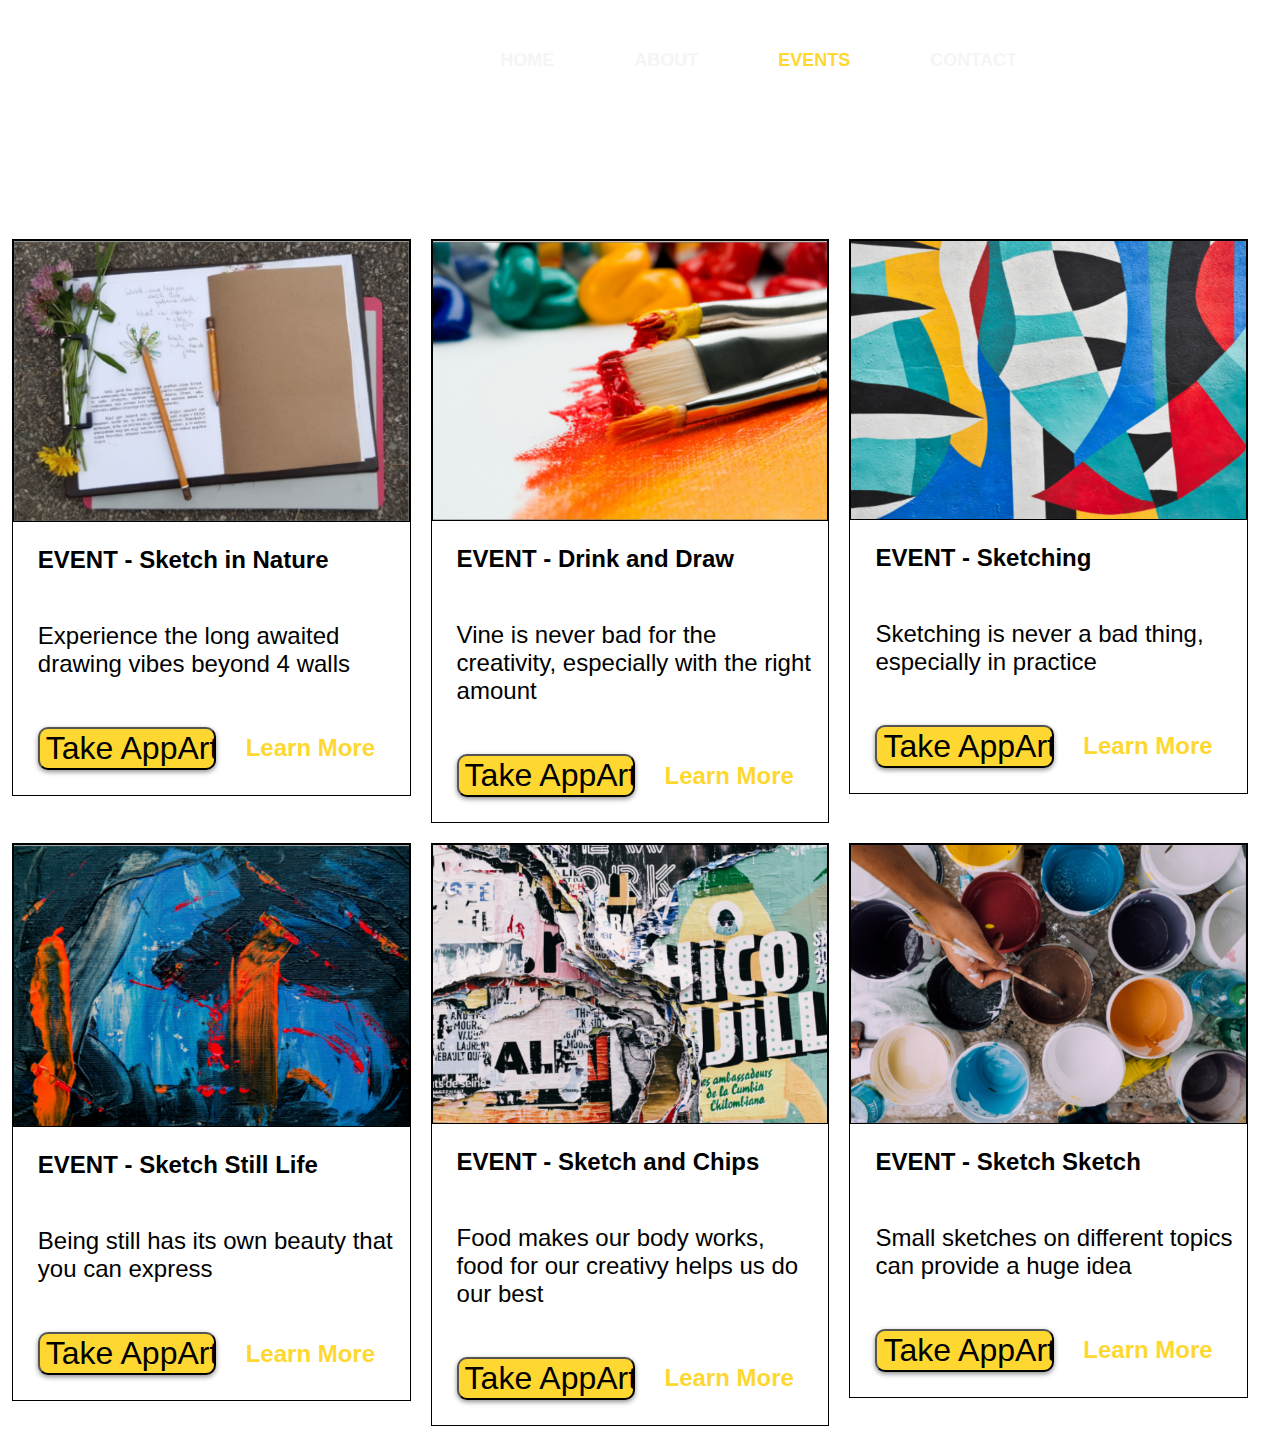
<file: events.html>
<!DOCTYPE html>
<html lang="en">
<head>
    <meta charset="UTF-8">
    <meta http-equiv="X-UA-Compatible" content="IE=edge">
    <meta name="viewport" content="width=device-width, initial-scale=1.0">
    <link rel="stylesheet" href="styles/global.css">
    <link rel="stylesheet" href="styles/events.css">
    <link rel="stylesheet" href="styles/mobile.css">
    <link rel="preconnect" href="https://fonts.googleapis.com">
    <link rel="preconnect" href="https://fonts.gstatic.com" crossorigin>
    <link href="https://fonts.googleapis.com/css2?family=Poppins:wght@300&display=swap" rel="stylesheet">  
    <link href="https://fonts.googleapis.com/icon?family=Material+Icons"
    rel="stylesheet">
    <title>AppArt - Events</title>
</head>
<body>
    <section id="intro-section">
        <img id="logo" src="materials/Group 616.svg">
        <a id="switch"><span class="material-icons">menu</span></a>
        <nav>
            <a href="index.html">Home</a>
            <a href="">About</a>
            <a href="events.html">Events</a>
            <a href="">Contact</a>
            <a href="profile.html">Sign In</a>
        </nav> 
        <h1>Explore the events!</h1>
        <div id="event-container">

        </div>
    </section>
</body>
</html>
<script src="scripts/index.js"></script>
<script src="scripts/events.js"></script>
<script src="scripts/user.js"></script>
</file>
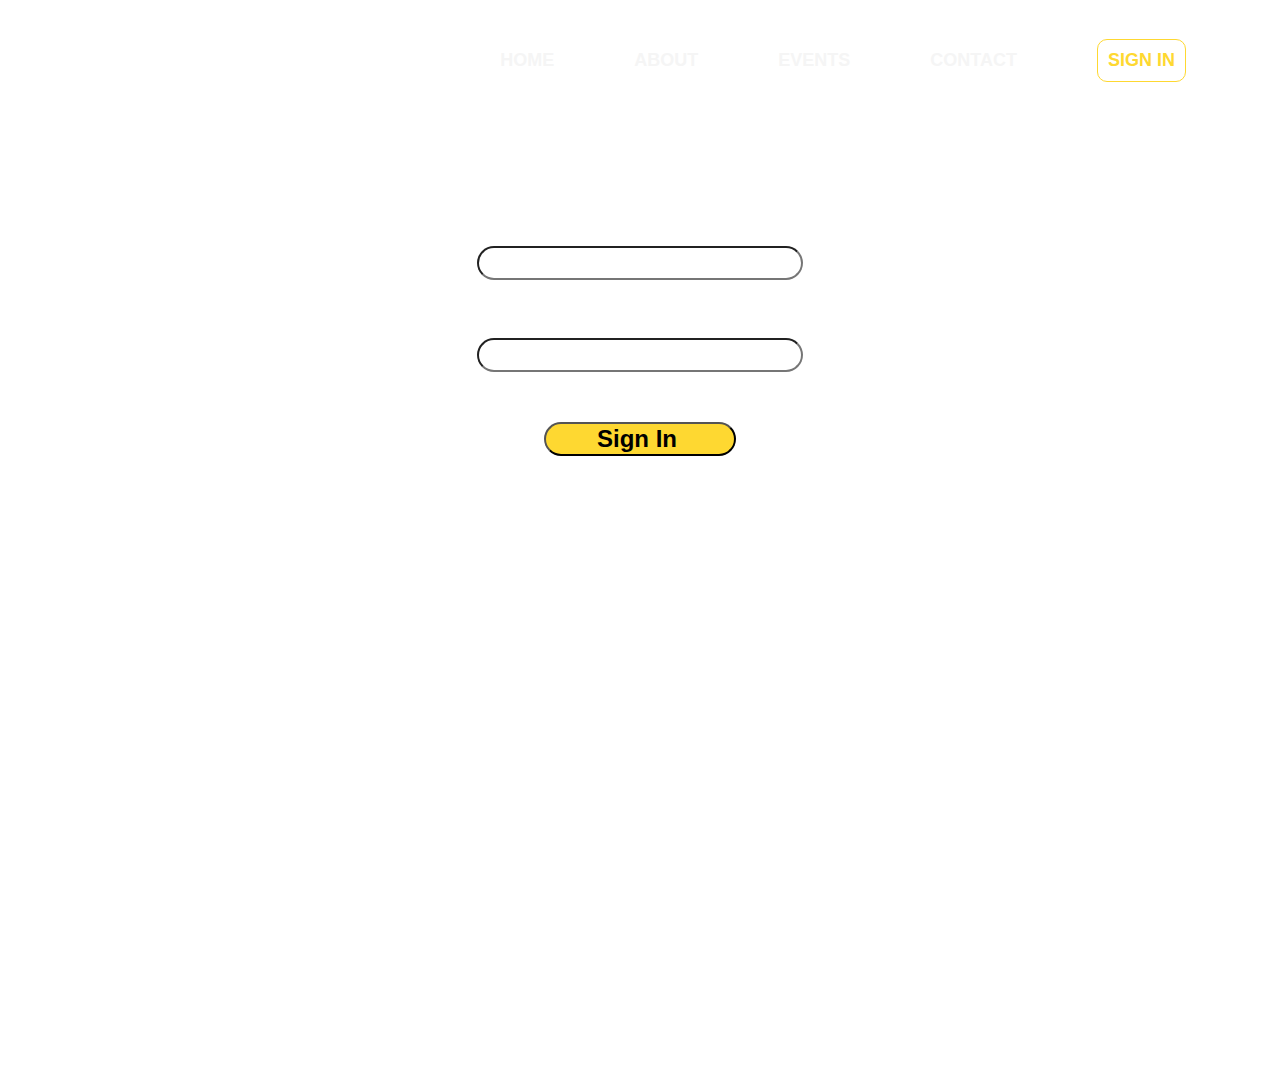
<file: profile.html>
<!DOCTYPE html>
<html lang="en">
<head>
    <meta charset="UTF-8">
    <meta http-equiv="X-UA-Compatible" content="IE=edge">
    <meta name="viewport" content="width=device-width, initial-scale=1.0">
    <link rel="stylesheet" href="styles/global.css">
    <link rel="stylesheet" href="styles/profile.css">
    <link rel="stylesheet" href="styles/mobile.css">
    <link rel="preconnect" href="https://fonts.googleapis.com">
    <link rel="preconnect" href="https://fonts.gstatic.com" crossorigin>
    <link href="https://fonts.googleapis.com/css2?family=Poppins:wght@300&display=swap" rel="stylesheet">
    <link href="https://fonts.googleapis.com/icon?family=Material+Icons"
      rel="stylesheet">  
    <title>AppArt - Profile</title>
</head>
<body>
    <section id="user-form">
        <img id="logo" src="materials/Group 616.svg">
        <a id="switch"><span class="material-icons">menu</span></a>
        <nav>
            <a href="index.html">Home</a>
            <a href="">About</a>
            <a href="events.html">Events</a>
            <a href="">Contact</a>
            <a href="profile.html">Sign In</a>
        </nav> 
        <h2 id="form-title">Sign In</h2>
        <form id="sign-in-form">
            <label for="username">Username</label>
            <input type="text" placeholder="" name="username" autocomplete="disabled">
            <label for="password">Password</label>
            <input type="password" placeholder="" name="password">
            <input id="sign-in-button" type="button" value="Sign In">
        </form>
        <form id="registration-form">
            <label for="username">Username</label>
            <input type="text" placeholder="" name="username" autocomplete="disabled">

            <label for="email">Email</label>
            <input type="email" placeholder="" name="email" autocomplete="disabled">

            <span>Interests</span>
            <div>
                <label for="artist">Artist</label>
                <input type="checkbox" id="artist" value="artist">
                <label for="photographer">Photographer</label>
                <input type="checkbox" id="photographer" value="photographer">
            </div>

            <label for="password">Password</label>
            <input type="password" placeholder="" name="password">
            <label for="confirm-password">Confirm Password</label>
            <input type="password" placeholder="" name="confirm-password">
             <input id="register-button" type="button" value="Register">
        </form>
        <div>
            <span id="question">Don't have an account? </span>
            <span id="question-link" href="">Register!</span>
        </div>
    </section>
</body>
</html>

<script src="scripts/profile.js"></script>
<script src="scripts/user.js"></script>
</file>
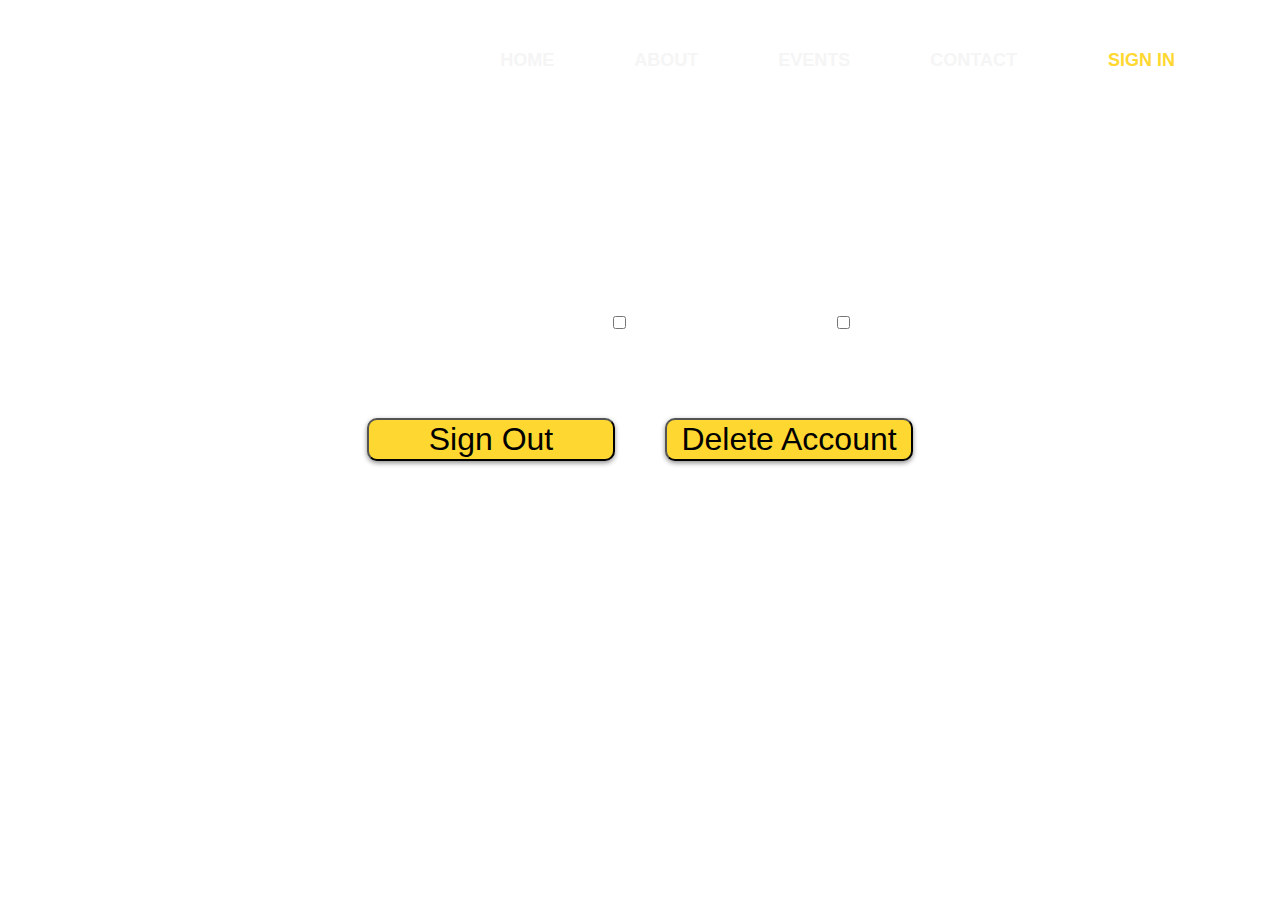
<file: profile_settings.html>
<!DOCTYPE html>
<html lang="en">
<head>
    <meta charset="UTF-8">
    <meta http-equiv="X-UA-Compatible" content="IE=edge">
    <meta name="viewport" content="width=device-width, initial-scale=1.0">
    <link rel="stylesheet" href="styles/global.css">
    <link rel="stylesheet" href="styles/profile_settings.css">
    <link rel="stylesheet" href="styles/mobile.css">
    <link rel="preconnect" href="https://fonts.googleapis.com">
    <link rel="preconnect" href="https://fonts.gstatic.com" crossorigin>
    <link href="https://fonts.googleapis.com/css2?family=Poppins:wght@300&display=swap" rel="stylesheet">  
    <link href="https://fonts.googleapis.com/icon?family=Material+Icons"
    rel="stylesheet">
    <title>AppArt - Profile Settings</title>
</head>
<body>
    <section>
        <img id="logo" src="materials/Group 616.svg">
        <a id="switch"><span class="material-icons">menu</span></a>
        <nav>
            <a href="index.html">Home</a>
            <a href="">About</a>
            <a href="events.html">Events</a>
            <a href="">Contact</a>
            <a href="profile.html">Sign In</a>
        </nav> 
        <div id="profile-info">
            <h3>Username: </h3>
            <h3>Email: </h3>
            <h3>Interests: 
                <label for="artist">Artist</label>
                <input type="checkbox" value="artist" id="artist">
                <label for="photographer">Photographer</label>
                <input type="checkbox" value="photographer" id="photographer">
            </h3>
        </div>
        <div id="profile-settings">
            <input id="sign-out-button" type="button" value="Sign Out">
            <input id="delete-account-button" type="button" value="Delete Account">
        </div>
    </section>
</body>
</html>
<script src="scripts/user.js"></script>
<script src="scripts/settings.js"></script>
</file>
<file: styles/global.css>
:root {
    --bg-color: #F5F5F5;
    --action-color: #E2D784;
    --secondary-color: #05595B;
    --main-color: #062C30;
}

* {
    font-size: 24px;
    font-family: 'Raleway', sans-serif;
}

html, body {
    margin: 0px;
    padding: 0px;
}

#img {
    position: absolute;
    top: 0px;
    left: 0px;
}

#logo {
    position: absolute;
    margin-top: 10px;
    left: 5%;
}

a .material-icons {
    display: none;
}

nav {
    position: relative;
    top: 0px;
    width: 95%;
    height: 100px;
    background-color: transparent;
    color: #F5F5F5;
    display: flex;
    justify-content: flex-end;
    align-items: center;
    padding: 10px;
}

nav a {
    margin: 40px;
    text-transform: uppercase;
    font-weight: bold;
    font-size: 18px;
}

nav a:nth-of-type(2), nav a:nth-of-type(4) {
    cursor: not-allowed;
}

nav a:last-of-type {
    padding: 10px;
    text-transform: uppercase;
    font-weight: bold;
    font-size: 18px;
    border: 1px #FFFFFF solid;
    border-radius: 10px;
    color: #FFFFFF;
    background-color: transparent;
    cursor: pointer;
}

a {
    text-decoration: none;
    color: var(--bg-color);
}

a:visited {
    color: inherit;
}
</file>
<file: styles/events.css>
:root {
    --bg-color: #F5F5F5;
    --action-color: #E2D784;
    --secondary-color: #05595B;
    --main-color: #062C30;
}

#intro-section {
    position: absolute;
    background-image: url("https://raw.githubusercontent.com/Wolferado/AppArt/main/materials/london%20-%2001.png");
}

#intro-section h1 {
    font-size: 48px;
    text-align: center;
    text-transform: uppercase;
    color: #FFFFFF;
}

#event-section {
    display: flex;
    justify-content: space-between;
    align-items: center;
    flex-direction: column;
}

.card {
    width: 40%;
    height: 40%;
    border: 3px #05595B solid;
    border-radius: 20px;
}

.card img {
    width: 60%;
    height: 60%;
}

nav a:nth-of-type(3) {
    color: #FED831; 
}

#event-container {
    display: flex;
    flex-wrap: wrap;
    justify-content: center;
    width: 100%;
}

.event {
    display: grid;
    grid-template-rows: 2 1 1 1.5;
    grid-template-columns: 50% 50%;
    width: 31%;
    height: 60%;
    margin-right: 20px;
    margin-bottom: 20px;
    border: 1px #000000 solid;
    background-color: #FFFFFF;
}

.event img {
    width: 199%;
    grid-row: 1;
    grid-column: 1 / 2;
    border: 1px #000000 solid;
}

.event h3 {
    padding-left: 25px;
    width: 200%;
    grid-row: 2;
    grid-column: 1 / 2;
}

.event p {
    padding-left: 25px;
    width: 180%;
    grid-row: 3;
    grid-column: 1/2;
}

.event input {
    grid-row: 4;
    grid-column: 1;
    text-align: center;
    font-size: 32px;
    font-weight: 500;
    background-color: #FED831;
    color: #000000;
    box-shadow: 0px 2px 5px #8e8e8e;
    border-radius: 10px;
    width: 90%;
    margin: 25px;
    cursor: pointer;
}

.event a {
    color: #FED831;
    font-weight: bold;
    grid-row: 4;
    grid-column: 2;
    text-align: center;
    align-self: center;
    cursor: not-allowed;
}

#overlay-screen {
    position: fixed;
    display: flex;
    width: 100%;
    height: 100%;
    top: 0px;
    left: 0px;
    background-color: #00000076;
    justify-content: center;
    align-items: center;
}

.event-expand {
    border: 2px #000000 solid;
    border-radius: 8px;
    padding: 10px;
    background-color: #F5F5F5;
    height: 70%;
}

.event-expand img {
    width: 65%;
    height: 50%;
    border: 1px #000000 solid;
}

.event-expand input {
    display: inline;
    text-align: center;
    font-size: 28px;
    font-weight: 500;
    background-color: #FED831;
    color: #000000;
    box-shadow: 0px 2px 5px #8e8e8e;
    border-radius: 10px;
    cursor: pointer;
    margin-right: 40px;
    margin-bottom: 10px;
}

.event-expand h3 {
    font-weight: 500;
}

.event-expand input:nth-last-of-type(1) {
    cursor: not-allowed;
}
</file>
<file: styles/mobile.css>
@media (max-width: 1024px) {
    /*--- LANDING PAGE ---*/
    a .material-icons {
        display: auto;
        position: absolute;
        left: 85%;
        top: 1%;
        display: flex;
        font-size: 40px;
        border: 1px #FFFFFF solid;
        border-radius: 8px;
        padding: 5px;
    }
    
    nav {
        position: fixed;
        justify-content: flex-start;
        top: 60%;
        display: none;
        flex-direction: column;
        background-color: #1211117d;
        height: 38%;
    }

    nav a {
        font-size: 32px;
        margin: 5px;
    }

    #logo {
        left: 25%;
    }

    .section-text {
        font-size: 16px;
        margin-top: 150px;
        margin-right: 0px;
        text-align: center;
    }

    .section-text h2 {
        padding: 10px;
        font-size: 36px;
    }

    .section-text p {
        padding: 10px;
        font-size: 30px;
    }

    #activities {
        display: flex;
        flex-direction: column;
        align-items: center;
        height: 100%;
        justify-self: cent
    }

    #activities div {
        margin-right: 0px;
        margin-bottom: 35px;
    }

    .event {
        grid-template-rows: 2 1 1 1.5 1.5;
        width: 100%;
        margin: 15px;
    }

    .event input {
        margin-left: 40px;
        grid-column: 1/2;
        width: 150%;
    }

    .event a {
        grid-row: 5;
        grid-column: 1/2;
        width: 200%;
        margin-bottom: 20px;
        color: #818181;
    }

    #testimonials {
        display: none;
    }

    #more-info {
        flex-direction: column;
    }

    #more-info div {
        width: 100%;
    }

    #more-info div a {
        width: 50%;
        border: 3px #818181 solid;
    }

    #more-info div img {
        width: 90%;
    }

    footer {
        text-align: center;
        height: auto;
        flex-direction: column;
    }

    footer img {
        margin: 10px;
    }

    footer div {
        margin: 10px;
    }

    /*--- PROFILE SETTINGS ---*/
    #profile-info {
        padding-top: 150px;
        text-align: center;
    }

    #profile-settings input {
        width: 52%;
        height: 60px;
        font-size: 24px;
    }

    /* --- PROFILE --- */
    #user-form {
        height: 130vh;
    }

    #user-form h2 {
        margin-top: 180px;
        margin-bottom: 0px;
    }

    #user-form div:nth-last-child(1) {
        position: absolute;
        margin-top: 35%;
    }

    #sign-in-form input:nth-last-child(1) {
        width: 70%;
        font-size: 24px;
    }

    #registration-form input:nth-last-of-type(1) {
        width: 70%;
        font-size: 24px;
        margin-top: 5px;
    }

    #registration-form input {
        margin: 5px;
    }

    #registration-form div:nth-last-of-type(1) {
        margin-top: 0px;
    }

    #registration-form div:nth-last-of-type(1) label {
        margin: 0px;
    }

    #registration-form div:nth-last-of-type(1) input {
        padding: 10px;
    }

    /*--- Events ---*/
    #intro-section h1 {
        margin-top: 140px;
    }

    #intro-section a .material-icons {
        position: absolute;
        top: 0.1%;
    }

    .event-expand {
        height: 80%;
        display: flex;
        flex-direction: column;
        justify-content: center;
    }

    .event-expand img {
        width: 60%;
        height: 30%;
        justify-self: center;
    }

    .event-expand h3 {
        font-size: 20px;
    }

    .event-expand input {
        margin-left: 30px;
    }
}
</file>
<file: styles/profile.css>
#user-form {
    background-image: url("https://raw.githubusercontent.com/Wolferado/AppArt/main/materials/london%20-%2001.png");
    display: flex;
    flex-direction: column;
    width: 100%;
    height: 120vh;
}

form {
    color: #FFFFFF;
}

#user-form h2 {
    align-self: center;
    color: #FFFFFF;
    justify-self: center;
}

#user-form div {
    color: #FFFFFF;
    align-self: center;
    margin-top: 300px;
    justify-self: flex-end;
}

#registration-form {
    align-self: center;
    display: none;
    flex-direction: column;
    width: 60%;
    align-items: center;
    height: 50vh;
}

#registration-form input {
    border-radius: 20px;
    padding-left: 10px;
}

#registration-form span {
    margin-top: 40px;
}

#registration-form div {
    display: flex;
    flex-direction: column;
    margin-top: 0px;
}

#registration-form label {
    margin-top: 30px;
}

#registration-form input:nth-last-of-type(1) {
    margin-top: 50px;
    width: 30%;
    background-color: #FED831;
    font-weight: bold;
    padding-left: 0px;
}

#registration-form div input:nth-last-child(1) {
    margin-top: 0px;
}

#sign-in-form {
    align-self: center;
    display: flex;
    flex-direction: column;
    width: 50%;
    align-items: center;
}

#sign-in-form label {
    margin-top: 30px;
}

#sign-in-form input {
    border-radius: 20px;
    padding-left: 10px;
}

#sign-in-form input:nth-last-child(1) {
    margin-top: 50px;
    width: 30%;
    align-self: center;
    background-color: #FED831;
    font-weight: bold;
    padding-left: 0px;
}

nav a {
    margin: 40px;
    text-transform: uppercase;
    font-weight: bold;
    font-size: 18px;
}

nav a:nth-of-type(5) {
    color: #FED831;
    border: 1px #FED831 solid;
}
</file>
<file: styles/profile_settings.css>
section {
    background-image: url("https://raw.githubusercontent.com/Wolferado/AppArt/main/materials/london%20-%2001.png");
    height: 100vh;
}

#profile-info {
    display: flex;
    flex-direction: column;
    align-items: center;
}

#profile-info h3 {
    color: #FFFFFF;
}

#profile-settings {
    display: flex;
    justify-content: center;
}

#profile-settings, input {
    margin: 20px;
}

nav a:nth-of-type(5) {
    color: #FED831;
}

#profile-settings input {
    text-align: center;
    font-size: 32px;
    font-weight: 500;
    background-color: #FED831;
    color: #000000;
    box-shadow: 0px 2px 5px #8e8e8e;
    border-radius: 10px;
    width: 20%;
    margin: 25px;
    cursor: pointer;
}
</file>
